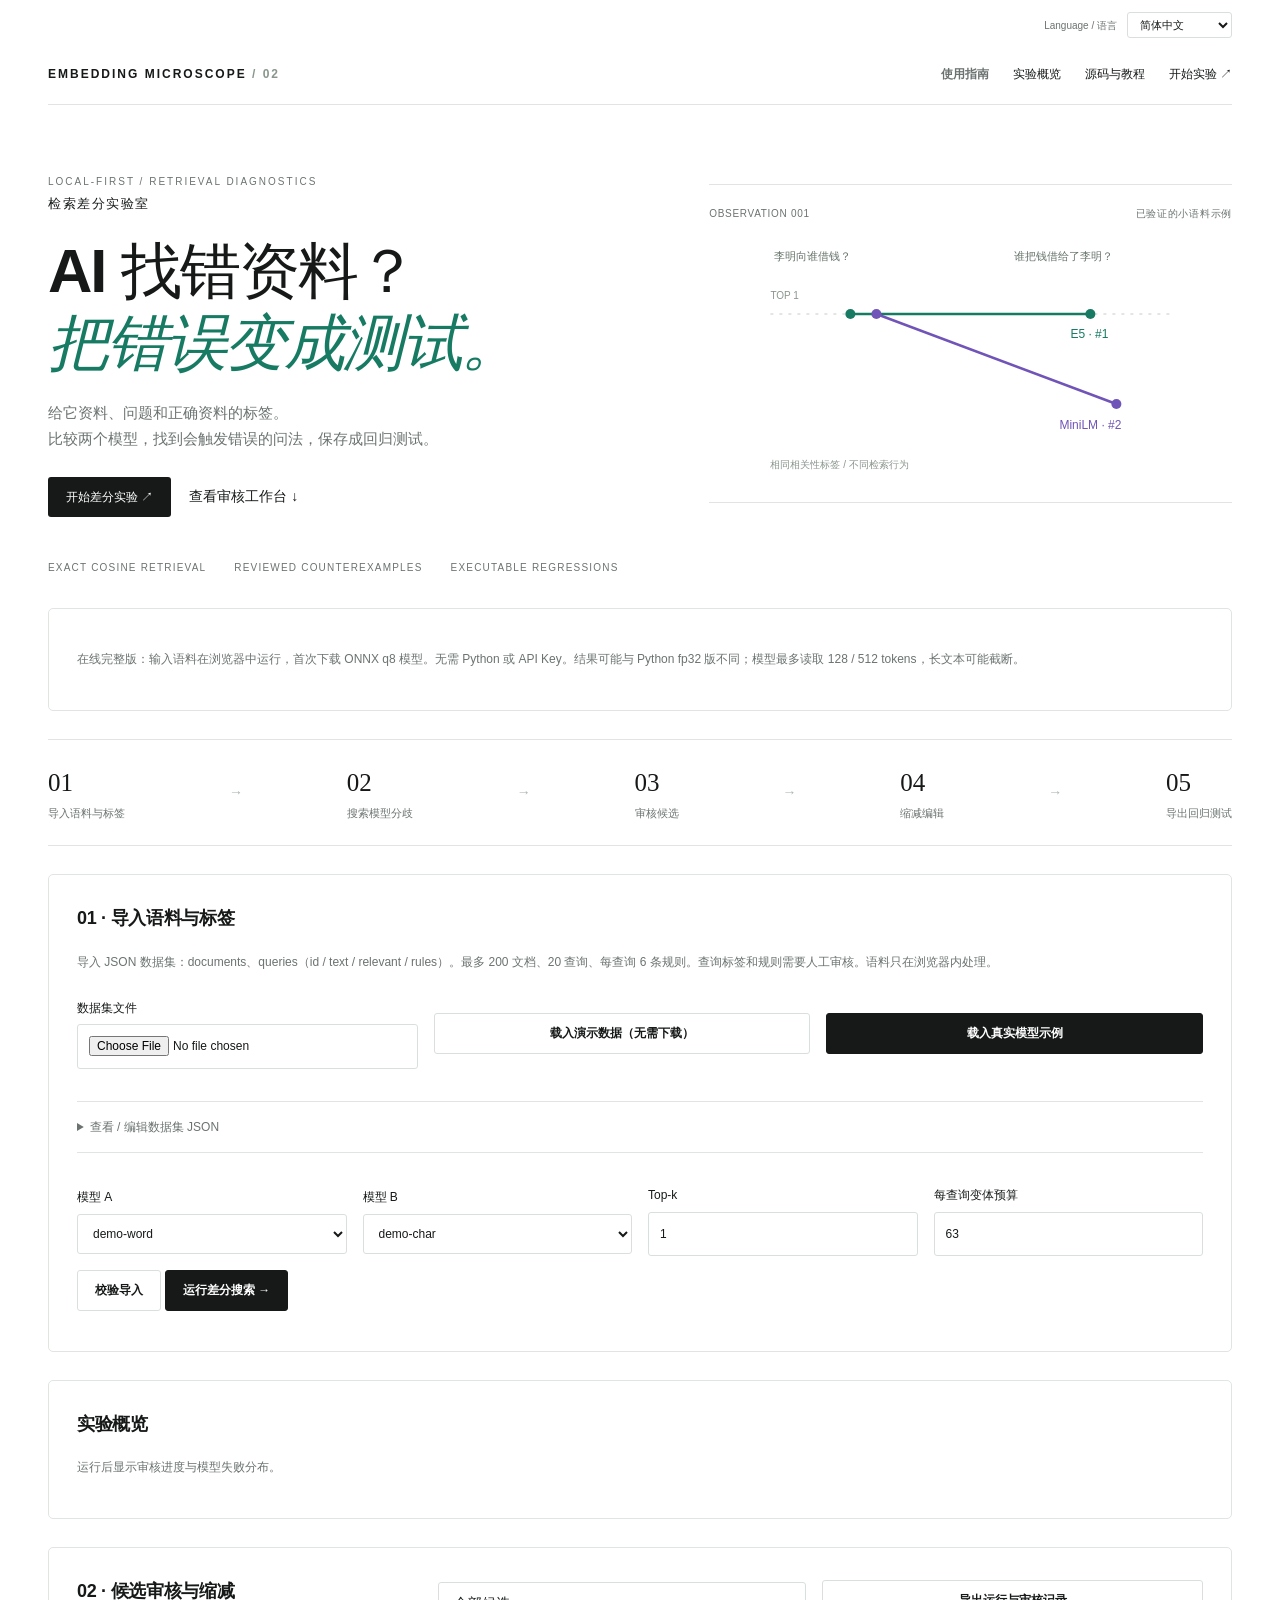
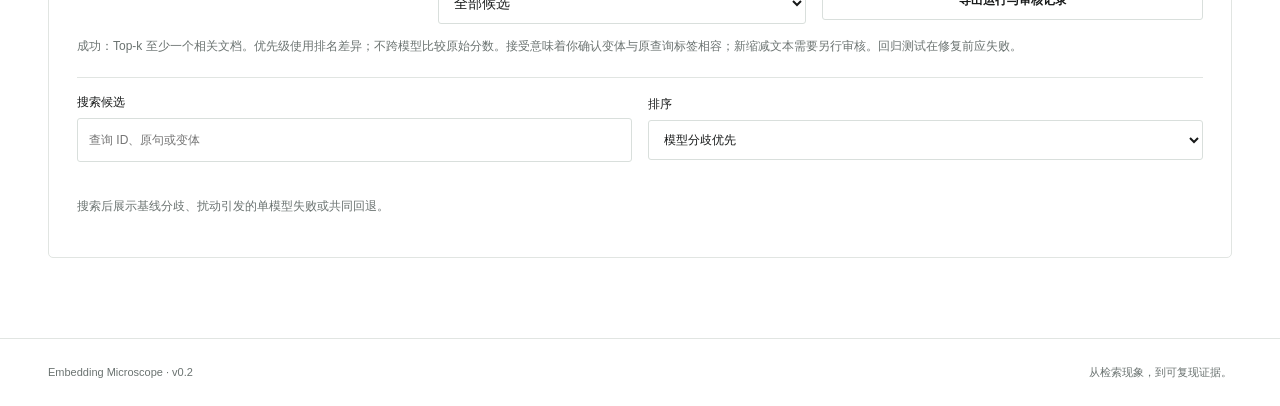
<file: docs/index.html>
<!doctype html><html lang="en"><meta charset="utf-8"><meta name="viewport" content="width=device-width,initial-scale=1"><meta http-equiv="refresh" content="0;url=./site/"><title>Embedding Microscope</title><a href="./site/">Open the online retrieval lab / 打开在线实验室 / 開啟線上實驗室</a></html>
</file>
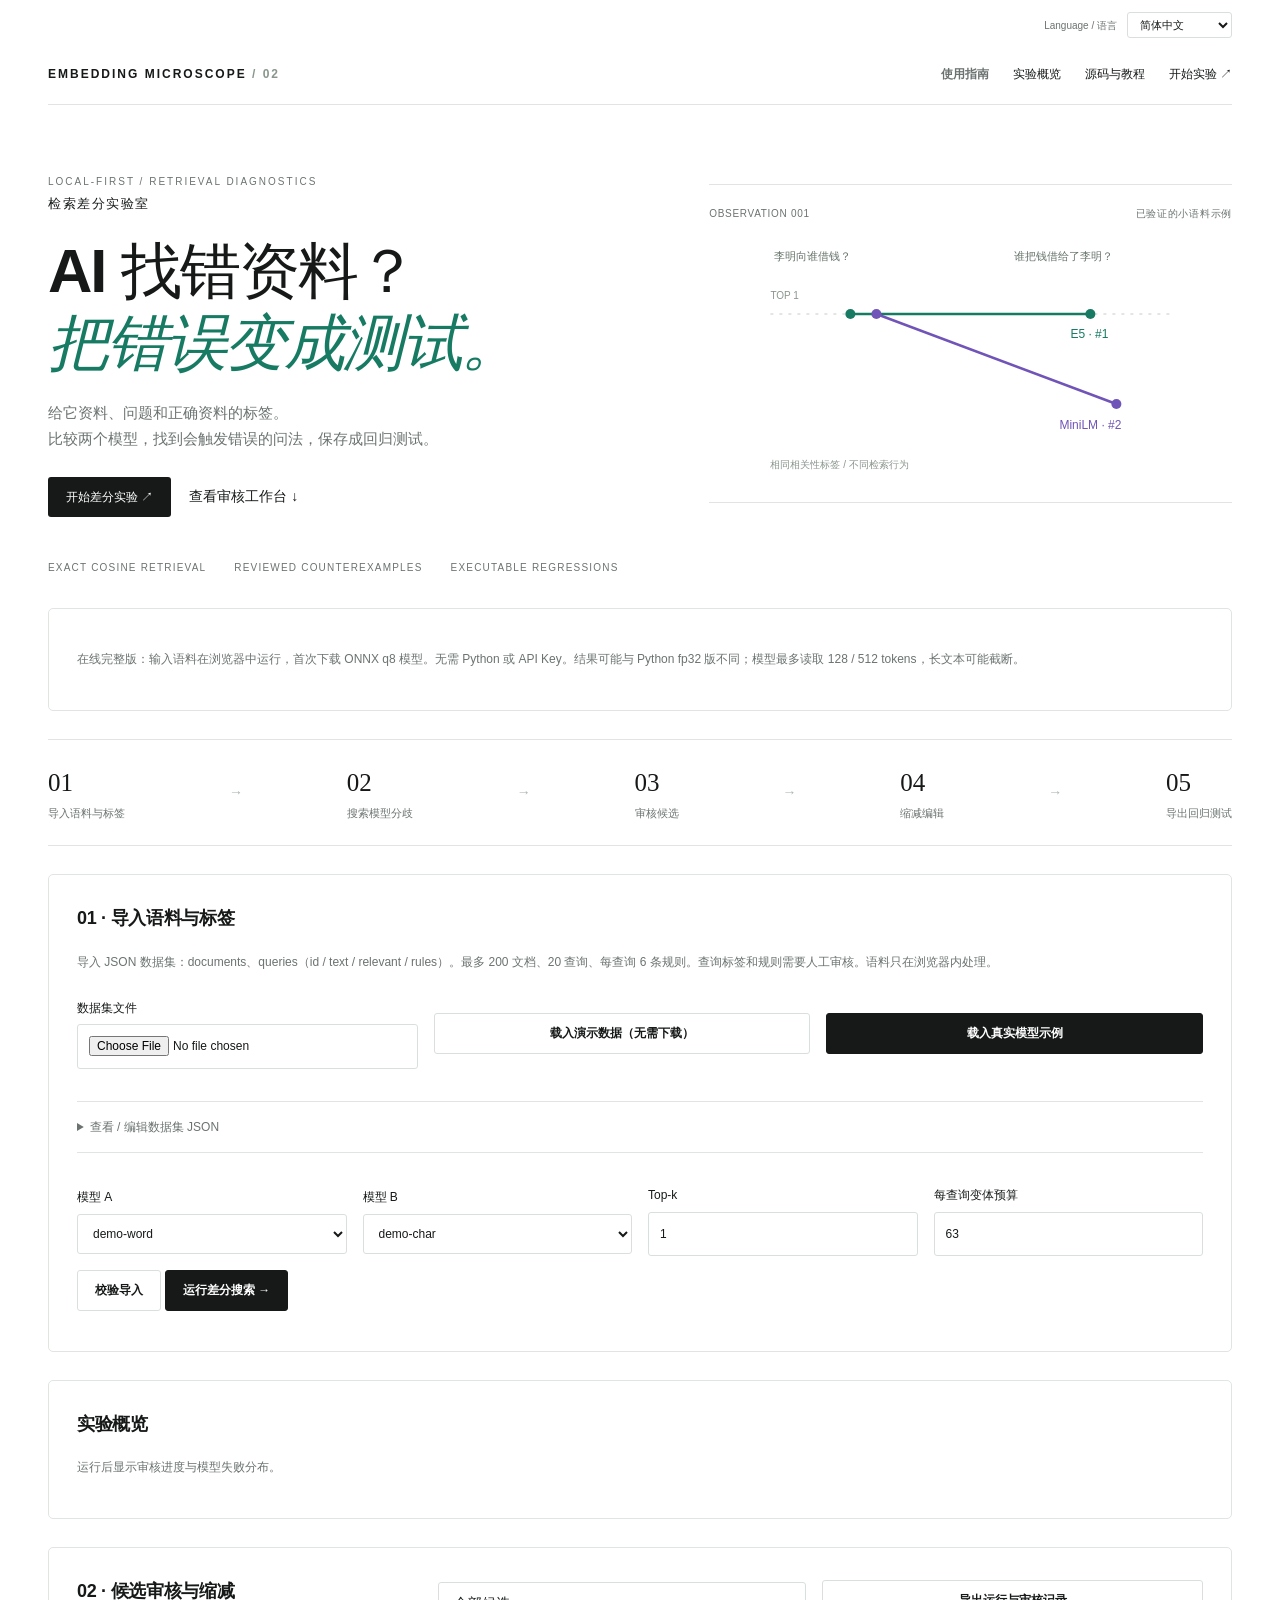
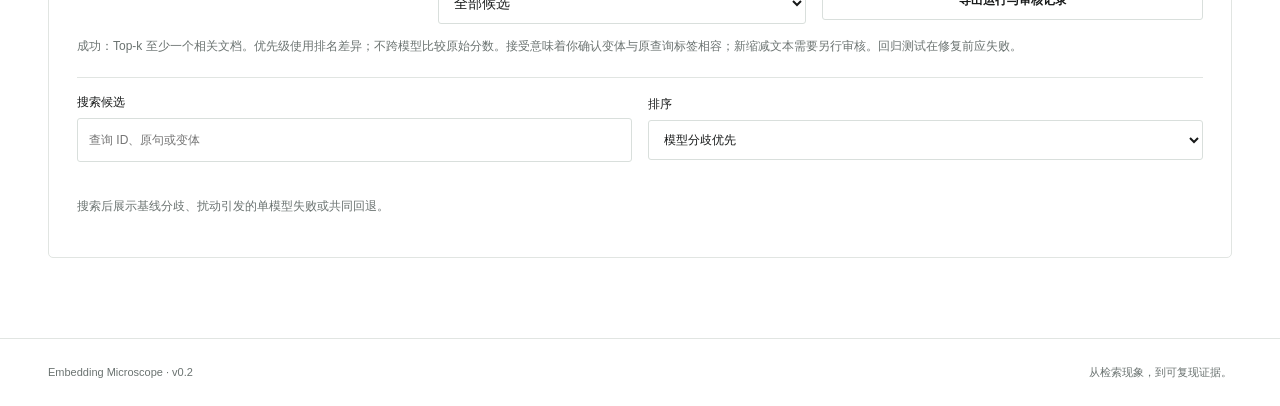
<file: docs/site/index.html>
<!doctype html><html lang="zh-CN"><meta charset="utf-8"><meta name="viewport" content="width=device-width,initial-scale=1"><title>Retrieval Differential Lab</title><link rel="stylesheet" href="./style.css"><body><label class="language-control">Language / 语言<select id="languageSwitch" aria-label="Language / 语言"><option value="zh">简体中文</option><option value="zh-Hant">繁體中文</option><option value="en">English</option></select></label><header><div class="masthead"><a class="wordmark" href="./index.html">EMBEDDING MICROSCOPE<span style="color:#88968c"> / 02</span></a><nav><button id="help" class="text-button">使用指南</button><a href="#overviewSection">实验概览</a><a href="https://github.com/Kitho-Lee/embedding-microscope#run-locally">源码与教程</a><a href="#importSection">开始实验 ↗</a></nav></div><div class="hero"><div><span class="badge">LOCAL-FIRST / RETRIEVAL DIAGNOSTICS</span><div class="hero-title-cn">检索差分实验室</div><h1>AI 找错资料？<br><em>把错误变成测试。</em></h1><p>给它资料、问题和正确资料的标签。<br>比较两个模型，找到会触发错误的问法，保存成回归测试。</p><div class="hero-actions"><a href="#importSection">开始差分实验 ↗</a><a href="#candidateSection">查看审核工作台 ↓</a></div></div><div class="hero-figure"><div class="figure-caption"><span>OBSERVATION 001</span><span>已验证的小语料示例</span></div><svg viewBox="0 0 440 260" role="img" aria-label="已验证示例：同义改写后E5保持第一，MiniLM相关文档下降到第二"><text x="24" y="38" fill="#67736b" font-size="11">李明向谁借钱？</text><text x="264" y="38" fill="#67736b" font-size="11">谁把钱借给了李明？</text><line x1="20" y1="92" x2="420" y2="92" stroke="#c4cec7" stroke-dasharray="3 6"/><text x="20" y="77" fill="#8a958d" font-size="10">TOP 1</text><path class="enter-line" d="M 100 92 L 340 92" stroke="#177b63" stroke-width="2.5" fill="none"/><path class="enter-line" d="M 126 92 L 366 182" stroke="#7054b8" stroke-width="2.5" fill="none"/><circle cx="100" cy="92" r="5" fill="#177b63"/><circle cx="340" cy="92" r="5" fill="#177b63"/><circle cx="126" cy="92" r="5" fill="#7054b8"/><circle cx="366" cy="182" r="5" fill="#7054b8"/><text x="320" y="116" fill="#177b63" font-size="12">E5 · #1</text><text x="309" y="207" fill="#7054b8" font-size="12">MiniLM · #2</text><text x="20" y="246" fill="#8a958d" font-size="10">相同相关性标签 / 不同检索行为</text></svg></div></div><div class="hero-foot"><span>EXACT COSINE RETRIEVAL</span><span>REVIEWED COUNTEREXAMPLES</span><span>EXECUTABLE REGRESSIONS</span></div></header><main><section class="wide"><p class="hint">在线完整版：输入语料在浏览器中运行，首次下载 ONNX q8 模型。无需 Python 或 API Key。结果可能与 Python fp32 版不同；模型最多读取 128 / 512 tokens，长文本可能截断。</p></section><section class="wide pipeline"><div><b>01</b> 导入语料与标签</div><span>→</span><div><b>02</b> 搜索模型分歧</div><span>→</span><div><b>03</b> 审核候选</div><span>→</span><div><b>04</b> 缩减编辑</div><span>→</span><div><b>05</b> 导出回归测试</div></section><section class="wide" id="importSection"><h2>01 · 导入语料与标签</h2><p class="hint">导入 JSON 数据集：documents、queries（id / text / relevant / rules）。最多 200 文档、20 查询、每查询 6 条规则。查询标签和规则需要人工审核。语料只在浏览器内处理。</p><div class="row"><label>数据集文件<input id="file" type="file" accept=".json,application/json"></label><button id="demo" class="secondary">载入演示数据（无需下载）</button><button id="example">载入真实模型示例</button></div><details class="dataset-editor"><summary>查看 / 编辑数据集 JSON</summary><label>数据集 JSON<textarea id="dataset" class="code" rows="10"></textarea></label></details><div class="row"><label>模型 A<select id="a"></select></label><label>模型 B<select id="b"></select></label><label>Top-k<input id="topk" type="number" value="1" min="1"></label><label>每查询变体预算<input id="budget" type="number" value="63" min="1" max="63"></label></div><button id="validate" class="secondary">校验导入</button> <button id="search">运行差分搜索 →</button><p id="status" role="status"></p></section><section class="wide" id="overviewSection"><h2>实验概览</h2><div id="overview"><p class="empty">运行后显示审核进度与模型失败分布。</p></div></section><section class="wide" id="candidateSection"><div class="row"><h2>02 · 候选审核与缩减</h2><select id="reviewFilter" aria-label="审核筛选"><option value="all">全部候选</option><option value="pending">待审核</option><option value="accepted">已接受</option><option value="rejected">已拒绝</option><option value="uncertain">不确定</option></select><button id="snapshot" class="secondary">导出运行与审核记录</button></div><p class="hint">成功：Top-k 至少一个相关文档。优先级使用排名差异；不跨模型比较原始分数。接受意味着你确认变体与原查询标签相容；新缩减文本需要另行审核。回归测试在修复前应失败。</p><div class="row triage-controls"><label>搜索候选<input id="candidateSearch" placeholder="查询 ID、原句或变体"></label><label>排序<select id="candidateSort"><option value="priority">模型分歧优先</option><option value="edits">编辑数量从少到多</option></select></label></div><div id="candidates"><p class="empty">搜索后展示基线分歧、扰动引发的单模型失败或共同回退。</p></div></section></main><dialog id="guide"><div class="guide-header"><span class="badge">QUICK START</span><button id="closeGuide" class="secondary">关闭</button></div><h2>第一次使用，从这里开始</h2><ol><li><strong>体验流程。</strong>选择演示数据，无需下载模型；它仅用于体验界面。</li><li><strong>运行真实模型。</strong>载入真实模型示例即可运行。首次需要下载模型，之后浏览器会缓存权重。</li><li><strong>导入自己的数据。</strong>JSON 包含文档、查询、相关文档 ID 和可选替换规则。校验后再搜索。</li><li><strong>审核候选。</strong>展开排名表，检查标签和变体含义，填写依据后接受、拒绝或标记不确定。</li><li><strong>缩减并复核。</strong>接受模型分歧案例后缩减编辑；新的缩减文本需要重新审核。</li><li><strong>导出并运行。</strong>真实模型案例导出 ZIP，内含 Node.js 回归测试与运行说明。演示案例导出 JSON。已知失败在修复前应报错。</li></ol><p class="hint">绿色表示 Top-k 命中相关文档，红色表示未命中。排名图越靠上越好。Ctrl / ⌘ + Enter 可运行搜索。</p><button id="startDemo">用演示数据开始</button></dialog><footer class="footer"><span>Embedding Microscope · v0.2</span><span>从检索现象，到可复现证据。</span></footer><script src="./language.js"></script></body></html>
</file>
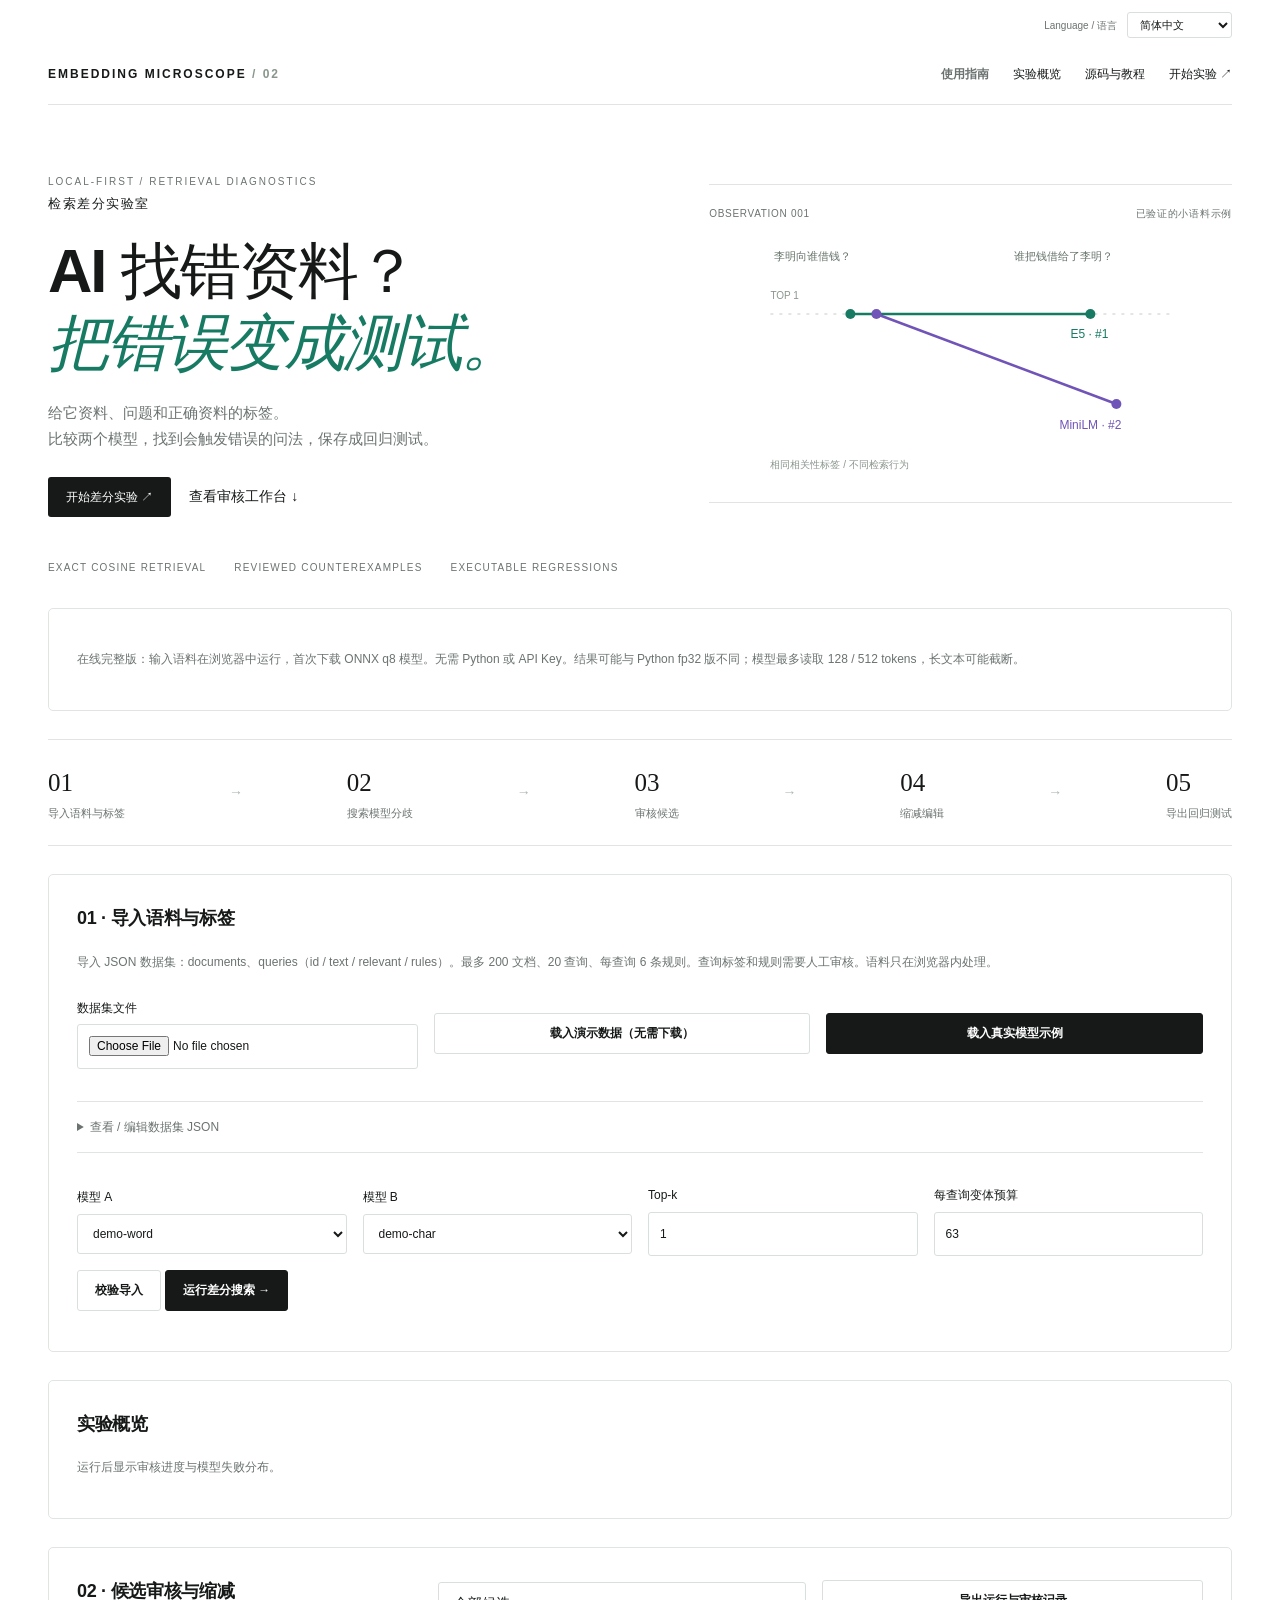
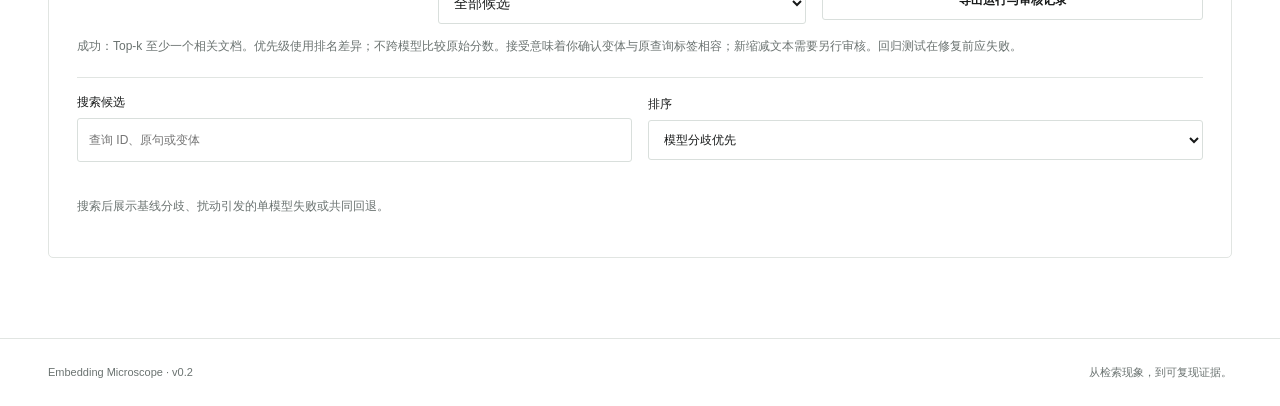
<file: docs/site/lab.en.html>
<!doctype html><html lang="en"><meta charset="utf-8"><meta name="viewport" content="width=device-width,initial-scale=1"><title>Retrieval Differential Lab</title><link rel="stylesheet" href="./style.css"><body><label class="language-control">Language / 语言<select id="languageSwitch" aria-label="Language / 语言"><option value="zh">简体中文</option><option value="zh-Hant">繁體中文</option><option value="en">English</option></select></label><header><div class="masthead"><a class="wordmark" href="./index.html">EMBEDDING MICROSCOPE<span style="color:#88968c"> / 02</span></a><nav><button id="help" class="text-button">How to use</button><a href="#overviewSection">Overview</a><a href="https://github.com/Kitho-Lee/embedding-microscope#run-locally">Source and guide</a><a href="#importSection">Start experiment ↗</a></nav></div><div class="hero"><div><span class="badge">LOCAL-FIRST / RETRIEVAL DIAGNOSTICS</span><div class="hero-title-cn">Retrieval Differential Lab</div><h1>Wrong passage?<br><em>Turn failures into tests.</em></h1><p>Bring documents, questions and relevance labels.<br>Compare two models, find a wording change that causes failure, and save it as a regression test.</p><div class="hero-actions"><a href="#importSection">Start a differential experiment ↗</a><a href="#candidateSection">Review candidates ↓</a></div></div><div class="hero-figure"><div class="figure-caption"><span>OBSERVATION 001</span><span>Verified small-corpus example</span></div><svg viewBox="0 0 440 260" role="img" aria-label="Verified example: E5 remains first while MiniLM falls to second after a paraphrase"><text x="24" y="38" fill="#67736b" font-size="11">李明向谁借钱？</text><text x="264" y="38" fill="#67736b" font-size="11">谁把钱借给了李明？</text><line x1="20" y1="92" x2="420" y2="92" stroke="#c4cec7" stroke-dasharray="3 6"/><text x="20" y="77" fill="#8a958d" font-size="10">TOP 1</text><path class="enter-line" d="M 100 92 L 340 92" stroke="#177b63" stroke-width="2.5" fill="none"/><path class="enter-line" d="M 126 92 L 366 182" stroke="#7054b8" stroke-width="2.5" fill="none"/><circle cx="100" cy="92" r="5" fill="#177b63"/><circle cx="340" cy="92" r="5" fill="#177b63"/><circle cx="126" cy="92" r="5" fill="#7054b8"/><circle cx="366" cy="182" r="5" fill="#7054b8"/><text x="320" y="116" fill="#177b63" font-size="12">E5 · #1</text><text x="309" y="207" fill="#7054b8" font-size="12">MiniLM · #2</text><text x="20" y="246" fill="#8a958d" font-size="10">Same relevance labels / different retrieval behavior</text></svg></div></div><div class="hero-foot"><span>EXACT COSINE RETRIEVAL</span><span>REVIEWED COUNTEREXAMPLES</span><span>EXECUTABLE REGRESSIONS</span></div></header><main><section class="wide"><p class="hint">Full online edition: run your own corpus in-browser. First use downloads ONNX q8 weights. No Python or API key required. Results may differ from Python fp32; model limits are 128 / 512 tokens and long inputs may be truncated.</p></section><section class="wide pipeline"><div><b>01</b> Import corpus and labels</div><span>→</span><div><b>02</b> Discover model differences</div><span>→</span><div><b>03</b> Review candidates</div><span>→</span><div><b>04</b> Reduce edits</div><span>→</span><div><b>05</b> Export regression tests</div></section><section class="wide" id="importSection"><h2>01 · Import corpus and labels</h2><p class="hint">Import JSON with documents and queries (id / text / relevant / rules). Up to 200 documents, 20 queries and six rules per query. Labels and edits require review. Corpus text stays in this browser.</p><div class="row"><label>Dataset file<input id="file" type="file" accept=".json,application/json"></label><button id="demo" class="secondary">Load demo (no downloads)</button><button id="example">Load real-model example</button></div><details class="dataset-editor"><summary>Inspect / edit dataset JSON</summary><label>Dataset JSON<textarea id="dataset" class="code" rows="10"></textarea></label></details><div class="row"><label>Model A<select id="a"></select></label><label>Model B<select id="b"></select></label><label>Top-k<input id="topk" type="number" value="1" min="1"></label><label>Variant budget per query<input id="budget" type="number" value="63" min="1" max="63"></label></div><button id="validate" class="secondary">Validate import</button> <button id="search">Run differential search →</button><p id="status" role="status"></p></section><section class="wide" id="overviewSection"><h2>Overview</h2><div id="overview"><p class="empty">Run a search to see review progress and model failures.</p></div></section><section class="wide" id="candidateSection"><div class="row"><h2>02 · Candidate review and reduction</h2><select id="reviewFilter" aria-label="Review filter"><option value="all">All candidates</option><option value="pending">Pending</option><option value="accepted">Accepted</option><option value="rejected">Rejected</option><option value="uncertain">Uncertain</option></select><button id="snapshot" class="secondary">Export run and review log</button></div><p class="hint">Success means at least one relevant document in Top-k. Priority uses rank differences, not raw scores across models. Accept only if the rewrite preserves relevance labels. Review new reduced text separately. Regression tests should fail until the known issue is repaired.</p><div class="row triage-controls"><label>Search candidates<input id="candidateSearch" placeholder="Query ID, original text or variant"></label><label>Sort<select id="candidateSort"><option value="priority">Disagreements first</option><option value="edits">Fewest edits first</option></select></label></div><div id="candidates"><p class="empty">Search reveals baseline disagreements, single-model failures and shared regressions.</p></div></section></main><dialog id="guide"><div class="guide-header"><span class="badge">QUICK START</span><button id="closeGuide" class="secondary">Close</button></div><h2>Start here for your first experiment</h2><ol><li><strong>Explore the workflow.</strong>Load the demo without downloading models. It demonstrates the interface only.</li><li><strong>Run real models.</strong>Load the real-model example directly. First use downloads weights; subsequent visits use the browser cache.</li><li><strong>Import your dataset.</strong>JSON includes documents, queries, relevant document IDs and optional edit rules. Validate before searching.</li><li><strong>Review candidates.</strong>Expand rankings, inspect labels and meaning, then write a rationale and accept, reject or mark uncertain.</li><li><strong>Reduce and recheck.</strong>Accept a disagreement before reducing edits. Review any new reduced text again.</li><li><strong>Export and run.</strong>Real-model cases export a ZIP with a Node.js regression test and instructions. Demo cases export JSON. Known failures should fail until repaired.</li></ol><p class="hint">Green means relevant Top-k hits; red means misses. Higher chart positions are better. Ctrl / ⌘ + Enter runs the search.</p><button id="startDemo">Start with the demo</button></dialog><footer class="footer"><span>Embedding Microscope · v0.2</span><span>From retrieval behavior to reproducible evidence.</span></footer><script src="./language.js"></script></body></html>
</file>
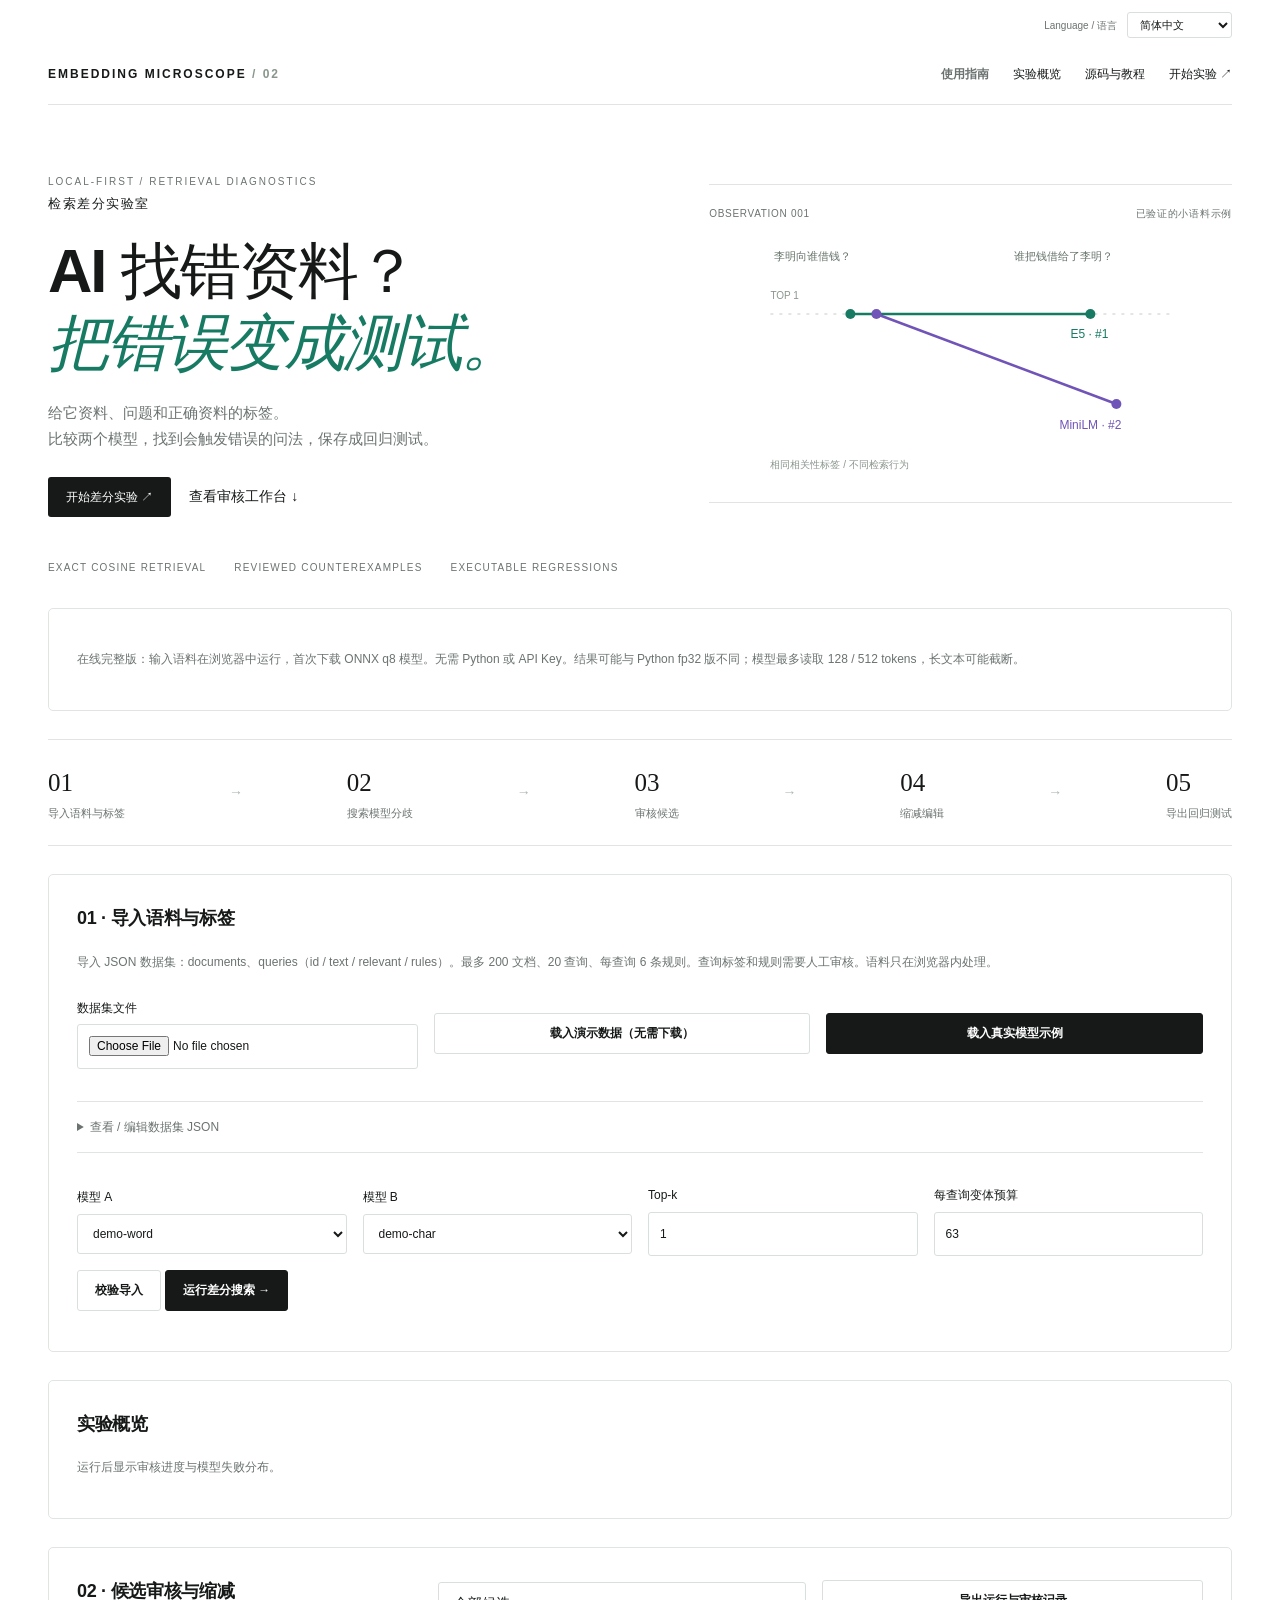
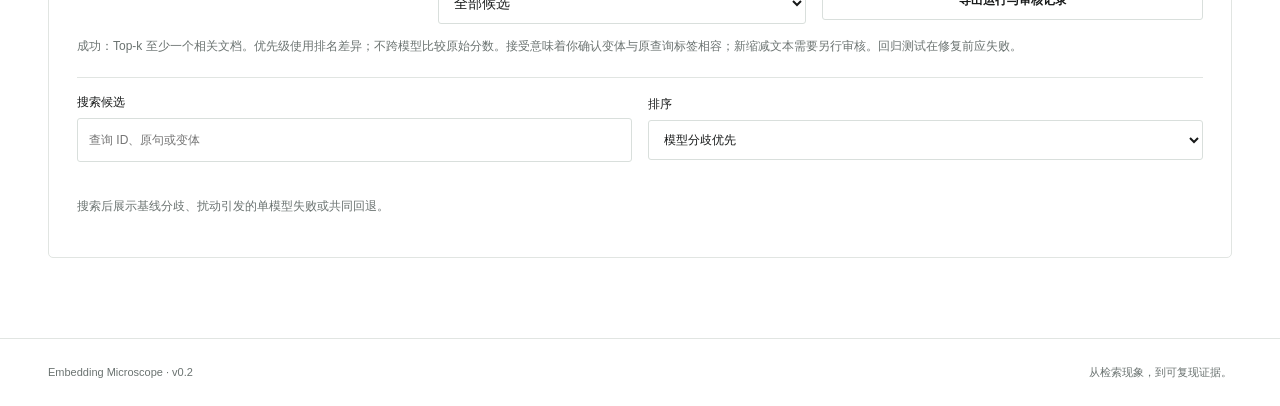
<file: docs/site/lab.zh-Hant.html>
<!doctype html><html lang="zh-Hant"><meta charset="utf-8"><meta name="viewport" content="width=device-width,initial-scale=1"><title>Retrieval Differential Lab</title><link rel="stylesheet" href="./style.css"><body><label class="language-control">Language / 语言<select id="languageSwitch" aria-label="Language / 语言"><option value="zh">简体中文</option><option value="zh-Hant">繁體中文</option><option value="en">English</option></select></label><header><div class="masthead"><a class="wordmark" href="./index.html">EMBEDDING MICROSCOPE<span style="color:#88968c"> / 02</span></a><nav><button id="help" class="text-button">使用指南</button><a href="#overviewSection">實驗概覽</a><a href="https://github.com/Kitho-Lee/embedding-microscope#run-locally">原始碼與教學</a><a href="#importSection">開始實驗 ↗</a></nav></div><div class="hero"><div><span class="badge">LOCAL-FIRST / RETRIEVAL DIAGNOSTICS</span><div class="hero-title-cn">檢索差分實驗室</div><h1>AI 找錯資料？<br><em>把錯誤變成測試。</em></h1><p>給它資料、問題和正確資料的標籤。<br>比較兩個模型，找到會觸發錯誤的問法，保存成迴歸測試。</p><div class="hero-actions"><a href="#importSection">開始差分實驗 ↗</a><a href="#candidateSection">查看審覈工作臺 ↓</a></div></div><div class="hero-figure"><div class="figure-caption"><span>OBSERVATION 001</span><span>已驗證的小語料示例</span></div><svg viewBox="0 0 440 260" role="img" aria-label="已驗證示例：同義改寫後E5保持第一，MiniLM相關文檔下降到第二"><text x="24" y="38" fill="#67736b" font-size="11">李明向谁借钱？</text><text x="264" y="38" fill="#67736b" font-size="11">谁把钱借给了李明？</text><line x1="20" y1="92" x2="420" y2="92" stroke="#c4cec7" stroke-dasharray="3 6"/><text x="20" y="77" fill="#8a958d" font-size="10">TOP 1</text><path class="enter-line" d="M 100 92 L 340 92" stroke="#177b63" stroke-width="2.5" fill="none"/><path class="enter-line" d="M 126 92 L 366 182" stroke="#7054b8" stroke-width="2.5" fill="none"/><circle cx="100" cy="92" r="5" fill="#177b63"/><circle cx="340" cy="92" r="5" fill="#177b63"/><circle cx="126" cy="92" r="5" fill="#7054b8"/><circle cx="366" cy="182" r="5" fill="#7054b8"/><text x="320" y="116" fill="#177b63" font-size="12">E5 · #1</text><text x="309" y="207" fill="#7054b8" font-size="12">MiniLM · #2</text><text x="20" y="246" fill="#8a958d" font-size="10">相同相關性標籤 / 不同檢索行爲</text></svg></div></div><div class="hero-foot"><span>EXACT COSINE RETRIEVAL</span><span>REVIEWED COUNTEREXAMPLES</span><span>EXECUTABLE REGRESSIONS</span></div></header><main><section class="wide"><p class="hint">線上完整版：輸入語料在瀏覽器中運行，首次下載 ONNX q8 模型。無需 Python 或 API Key。結果可能與 Python fp32 版不同；模型最多讀取 128 / 512 tokens，長文字可能截斷。</p></section><section class="wide pipeline"><div><b>01</b> 導入語料與標籤</div><span>→</span><div><b>02</b> 搜索模型分歧</div><span>→</span><div><b>03</b> 審覈候選</div><span>→</span><div><b>04</b> 縮減編輯</div><span>→</span><div><b>05</b> 導出迴歸測試</div></section><section class="wide" id="importSection"><h2>01 · 導入語料與標籤</h2><p class="hint">導入 JSON 數據集：documents、queries（id / text / relevant / rules）。最多 200 文檔、20 查詢、每查詢 6 條規則。查詢標籤和規則需要人工審覈。語料只在瀏覽器內處理。</p><div class="row"><label>數據集文件<input id="file" type="file" accept=".json,application/json"></label><button id="demo" class="secondary">載入演示數據（無需下載）</button><button id="example">載入真實模型示例</button></div><details class="dataset-editor"><summary>查看 / 編輯數據集 JSON</summary><label>數據集 JSON<textarea id="dataset" class="code" rows="10"></textarea></label></details><div class="row"><label>模型 A<select id="a"></select></label><label>模型 B<select id="b"></select></label><label>Top-k<input id="topk" type="number" value="1" min="1"></label><label>每查詢變體預算<input id="budget" type="number" value="63" min="1" max="63"></label></div><button id="validate" class="secondary">校驗導入</button> <button id="search">運行差分搜索 →</button><p id="status" role="status"></p></section><section class="wide" id="overviewSection"><h2>實驗概覽</h2><div id="overview"><p class="empty">運行後顯示審覈進度與模型失敗分佈。</p></div></section><section class="wide" id="candidateSection"><div class="row"><h2>02 · 候選審覈與縮減</h2><select id="reviewFilter" aria-label="審覈篩選"><option value="all">全部候選</option><option value="pending">待審覈</option><option value="accepted">已接受</option><option value="rejected">已拒絕</option><option value="uncertain">不確定</option></select><button id="snapshot" class="secondary">導出運行與審覈記錄</button></div><p class="hint">成功：Top-k 至少一個相關文檔。優先級使用排名差異；不跨模型比較原始分數。接受意味着你確認變體與原查詢標籤相容；新縮減文本需要另行審覈。迴歸測試在修復前應失敗。</p><div class="row triage-controls"><label>搜索候選<input id="candidateSearch" placeholder="查詢 ID、原句或變體"></label><label>排序<select id="candidateSort"><option value="priority">模型分歧優先</option><option value="edits">編輯數量從少到多</option></select></label></div><div id="candidates"><p class="empty">搜索後展示基線分歧、擾動引發的單模型失敗或共同回退。</p></div></section></main><dialog id="guide"><div class="guide-header"><span class="badge">QUICK START</span><button id="closeGuide" class="secondary">關閉</button></div><h2>第一次使用，從這裏開始</h2><ol><li><strong>體驗流程。</strong>選擇演示數據，無需下載模型；它僅用於體驗界面。</li><li><strong>運行真實模型。</strong>載入真實模型示例即可運行。首次下載模型，之後瀏覽器會快取權重。</li><li><strong>導入自己的數據。</strong>JSON 包含文檔、查詢、相關文檔 ID 和可選替換規則。校驗後再搜索。</li><li><strong>審覈候選。</strong>展開排名表，檢查標籤和變體含義，填寫依據後接受、拒絕或標記不確定。</li><li><strong>縮減並複覈。</strong>接受模型分歧案例後縮減編輯；新的縮減文本需要重新審覈。</li><li><strong>導出並運行。</strong>真實模型案例匯出 ZIP，內含 Node.js 回歸測試與說明。演示案例匯出 JSON。已知失敗在修復前應報錯。</li></ol><p class="hint">綠色表示 Top-k 命中相關文檔，紅色表示未命中。排名圖越靠上越好。Ctrl / ⌘ + Enter 可運行搜索。</p><button id="startDemo">用演示數據開始</button></dialog><footer class="footer"><span>Embedding Microscope · v0.2</span><span>從檢索現象，到可復現證據。</span></footer><script src="./language.js"></script></body></html>
</file>
<file: docs/site/style.css>
@charset "UTF-8";
:root{--ink:#171919;--muted:#6b7371;--line:#e1e5e2;--paper:#fff;--wash:#f5f7f5;--a:#177b63;--b:#7054b8}*{box-sizing:border-box}html{scroll-behavior:smooth}body{margin:0;background:var(--paper);color:var(--ink);font:14px/1.7 -apple-system,BlinkMacSystemFont,"Segoe UI","PingFang SC",sans-serif}a{color:inherit;text-decoration:none}a:hover{text-decoration:underline}header,main{max-width:1280px;margin:auto;padding:32px 48px}header{padding-top:26px}.masthead{display:flex;justify-content:space-between;align-items:center;border-bottom:1px solid var(--line);padding-bottom:20px;font-size:12px;letter-spacing:1.2px}.wordmark{font-weight:750;letter-spacing:2px}.masthead nav{display:flex;gap:24px;letter-spacing:0}.hero{display:grid;grid-template-columns:1.15fr 1fr;gap:60px;align-items:center;padding:64px 0 42px}.badge{font-size:10px;letter-spacing:2px;color:var(--muted);text-transform:uppercase}h1{font-size:clamp(36px,4.8vw,66px);font-weight:550;line-height:1.17;letter-spacing:-2px;margin:20px 0}.hero h1 em{font-family:Georgia,serif;font-weight:400;color:var(--a)}header p{color:var(--muted);max-width:450px;font-size:15px}.hero-title-cn{font-size:13px;letter-spacing:1.5px;margin-bottom:8px}.hero-figure{border-top:1px solid var(--line);border-bottom:1px solid var(--line);padding:20px 0}.hero-figure svg{width:100%;max-height:260px;display:block}.figure-caption{display:flex;justify-content:space-between;color:var(--muted);font-size:10px;letter-spacing:.7px}.hero-actions{display:flex;gap:18px;align-items:center;margin-top:26px}.hero-actions a:first-child{background:var(--ink);color:white;padding:10px 18px;border-radius:3px;font-size:12px}.hero-foot{display:flex;gap:28px;font-size:10px;letter-spacing:1.2px;color:var(--muted)}main{display:grid;grid-template-columns:1fr 1fr;gap:28px;padding-top:0;padding-bottom:80px}section{border:1px solid var(--line);border-radius:5px;background:white;padding:28px;min-width:0}.wide{grid-column:1/-1}h2{font-size:18px;font-weight:600;letter-spacing:-.3px;margin:0 0 18px}h3{font-size:16px;font-weight:600}h4{font-weight:550}.hint,.empty,.metrics{color:var(--muted);font-size:12px}.row{display:flex;gap:16px;align-items:center}.row>*{flex:1}label{display:block;font-size:12px;font-weight:500;margin:14px 0}input,select,textarea{display:block;width:100%;border:1px solid #d9dfdc;background:white;border-radius:3px;color:var(--ink);padding:11px;font:inherit;margin-top:6px;transition:border-color .2s,box-shadow .2s}input:focus,select:focus,textarea:focus{outline:none;border-color:var(--a);box-shadow:0 0 0 3px #177b6310}textarea{resize:vertical;min-height:68px}.code{font-family:"SFMono-Regular",Consolas,monospace;font-size:12px;background:var(--wash);line-height:1.65}button{border:1px solid var(--ink);background:var(--ink);color:white;border-radius:3px;padding:11px 17px;font-family:inherit;font-size:12px;font-weight:600;line-height:1.4;cursor:pointer;transition:transform .18s,background .18s}button:hover:not(:disabled){transform:translateY(-1px);background:#333c38}button:disabled{opacity:.35;cursor:default}.secondary{background:white;color:var(--ink);border-color:#d9dfdc}.secondary:hover:not(:disabled){background:var(--wash)}button:focus-visible,a:focus-visible,summary:focus-visible{outline:2px solid var(--a);outline-offset:3px}.pipeline{display:flex;gap:12px;align-items:center;justify-content:space-between;border:0;border-top:1px solid var(--line);border-bottom:1px solid var(--line);padding:22px 0;border-radius:0}.pipeline div{font-size:11px;color:var(--muted)}.pipeline b{display:block;font-family:Georgia,serif;font-weight:400;font-size:25px;color:var(--ink)}.pipeline>span{color:#adb7b0}.stat-grid{display:grid;grid-template-columns:repeat(4,1fr);gap:18px}.stat-grid>div{padding:10px 18px 18px 0;border-right:1px solid var(--line)}.stat-grid>div:last-child{border:0}.stat-grid strong{display:block;font-size:38px;line-height:1.4;font-weight:500;font-variant-numeric:tabular-nums}.stat-grid span{color:var(--muted);font-size:11px}.review-bar{display:flex;gap:3px;font-size:10px;margin:20px 0;min-height:22px}.review-bar>div{padding:5px 10px}.accepted{background:#e3f1e9;color:#216a50}.rejected{background:#f9e7e3;color:#9c4635}.pending{background:#ecefeb;color:#5e685f}.uncertain{background:#fff0d8;color:#886517}table{width:100%;border-collapse:collapse;font-size:12px;margin:14px 0}th{color:var(--muted);font-weight:500;font-size:11px}th,td{padding:13px 12px;text-align:left;border-bottom:1px solid var(--line)}td:first-child{max-width:260px}.heatmap{overflow:auto}.heat-pass{background:#f0f8f3;color:#216a50}.heat-fail{background:#fdf0ed;color:#9c4635}.model-tag{font-size:10px;padding:3px 7px;border-radius:2px;display:inline-block;margin-bottom:5px}.model-0{color:var(--a);background:#eaf4ef}.model-1{color:var(--b);background:#f0edf8}.card{border:1px solid var(--line);border-radius:4px;padding:24px;margin:22px 0}article.card{border-top:2px solid var(--ink)}.pill{display:inline-block;font-size:10px;letter-spacing:.3px;padding:3px 8px;border:1px solid var(--line);border-radius:2px;color:var(--muted)}.rank-panel{background:var(--wash);border:1px solid #edf0ed;border-radius:3px;padding:18px;margin:22px 0}.rank-panel h4,.edit-view h4{font-size:12px;margin:0 0 12px}.rank-panel svg{display:block;width:100%;max-width:660px;margin:auto}.axis{fill:#64716a;font-size:12px}.cutoff{stroke:#b0bbb4;stroke-dasharray:4 5}.rank-line{stroke-width:2.5}.model-line-0{stroke:var(--a)}.model-line-1{stroke:var(--b)}.model-dot-0{fill:var(--a)}.model-dot-1{fill:var(--b)}.edit-view{border-top:1px solid var(--line);border-bottom:1px solid var(--line);padding:18px 0}.edit-view>div{display:flex;gap:12px;align-items:center;flex-wrap:wrap;margin:8px 0}.removed{background:#f9eae6;color:#9c4635;text-decoration:line-through;padding:3px 8px}.inserted{background:#eaf4ef;color:var(--a);padding:3px 8px}.arrow{color:#a0aaa4}.trace-grid{display:grid;grid-template-columns:repeat(auto-fit,minmax(190px,1fr));gap:10px;margin:15px 0}.trace-node{font-size:11px;border:1px solid var(--line);padding:14px;border-radius:3px}.trace-node p{overflow-wrap:anywhere}.retained{background:#f0f8f3;border-color:#acd3bd;color:#216a50}.discarded{color:#778179}.good{color:#216a50}.bad{color:#a74a36}#status,#huntStatus{font-size:12px;color:var(--muted)}.card details{margin:14px 0}.card summary,summary{cursor:pointer;font-size:12px;overflow-wrap:anywhere}.card .row{flex-wrap:wrap}.card .row button{min-width:100px}.dataset-editor{margin:18px 0;border-top:1px solid var(--line);border-bottom:1px solid var(--line);padding:15px 0}.dataset-editor summary{color:var(--muted)}.provenance{font-family:monospace;font-size:10px;overflow-wrap:anywhere;color:#748079;border-top:1px solid var(--line);padding-top:14px}.footer{max-width:1280px;margin:auto;padding:24px 48px;border-top:1px solid var(--line);font-size:11px;color:var(--muted);display:flex;justify-content:space-between}svg .enter-line{stroke-dasharray:600;stroke-dashoffset:600;animation:draw 1.2s ease forwards}@keyframes draw{to{stroke-dashoffset:0}}@media(prefers-reduced-motion:reduce){html{scroll-behavior:auto}*,*:before,*:after{animation:none!important;transition:none!important}svg .enter-line{stroke-dashoffset:0}}@media(max-width:850px){header,main{padding:24px}.hero{grid-template-columns:1fr;gap:28px;padding:38px 0 26px}.hero-figure{max-width:600px}.hero h1{font-size:50px}main{grid-template-columns:1fr}.row{flex-wrap:wrap}.wide{grid-column:auto}.masthead nav{gap:15px}.footer{padding:22px 24px}}@media(max-width:560px){.hero h1{font-size:42px}.hero-foot{gap:12px;flex-wrap:wrap}.pipeline{flex-wrap:wrap;justify-content:flex-start;gap:18px}.pipeline>span{display:none}.stat-grid{grid-template-columns:repeat(2,1fr)}.stat-grid>div{border:0}.row>label{flex-basis:40%}.model-tag{overflow-wrap:anywhere}.masthead nav a:first-child{display:none}section{padding:20px}}

.language-control{position:relative;max-width:1280px;margin:12px auto 0;padding:0 48px;display:flex;justify-content:flex-end;align-items:center;gap:10px;font-size:10px;color:var(--muted)}.language-control select{width:105px;margin:0;padding:5px 8px;font-size:11px}@media(max-width:850px){.language-control{padding:0 24px}}

.text-button{background:transparent;color:var(--muted);border:0;padding:0;font-size:12px}.text-button:hover:not(:disabled){background:transparent;transform:none;color:var(--ink)}dialog{width:min(630px,92vw);max-height:85vh;border:1px solid var(--line);border-radius:5px;padding:30px;color:var(--ink)}dialog::backdrop{background:#17191955;backdrop-filter:blur(3px)}.guide-header{display:flex;align-items:center;justify-content:space-between;margin-bottom:22px}dialog li{margin:16px 0;font-size:13px}dialog ol{padding-left:20px}.triage-controls{margin:20px 0;border-top:1px solid var(--line)}.copy-query{float:right;font-size:10px;padding:6px 9px}@media(max-width:560px){.masthead nav{flex-wrap:wrap}.copy-query{float:none;margin-bottom:12px}}
</file>
